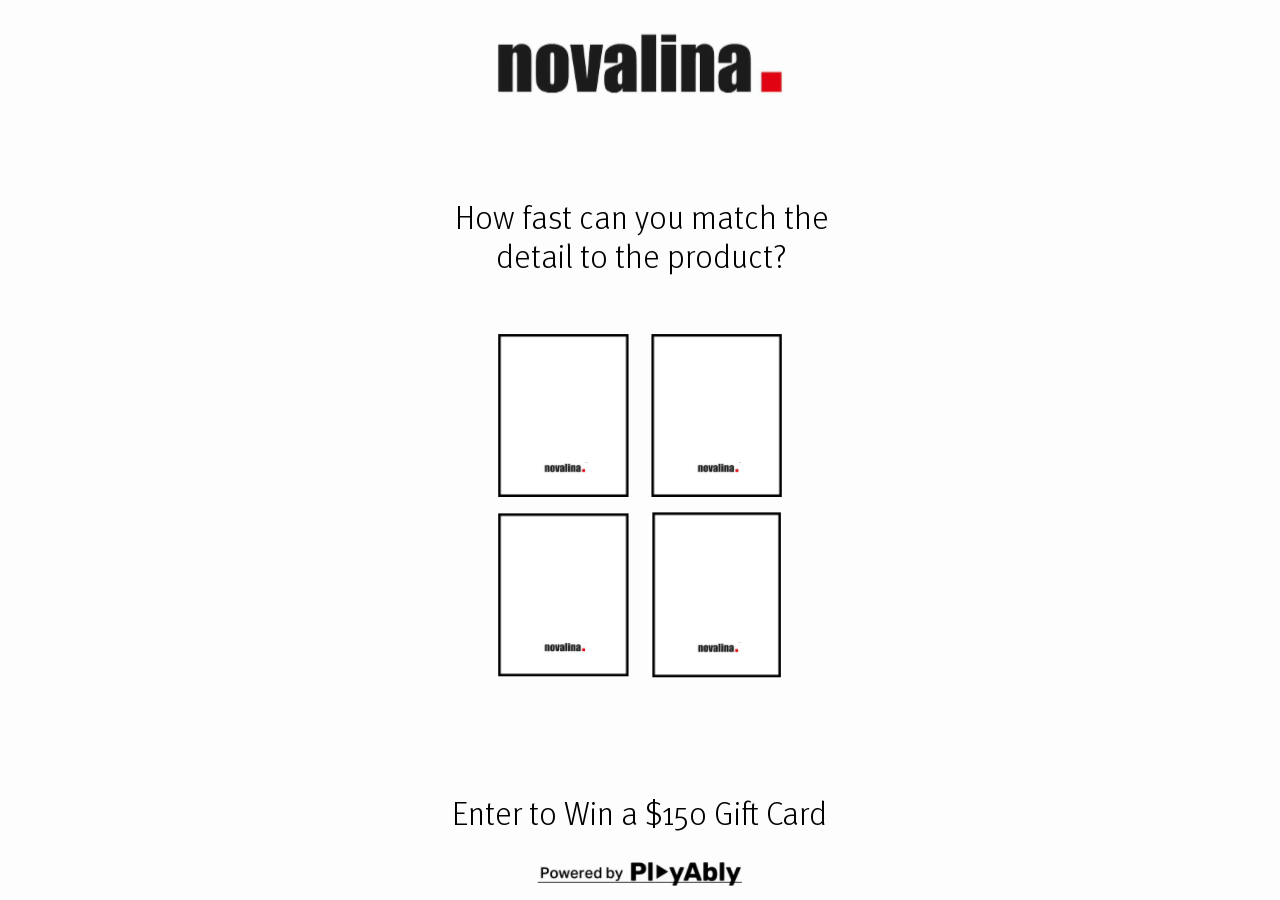
<file: index.html>
<!DOCTYPE html>
<html>
<head>
    <meta charset="UTF-8">
	<title>Novalina_Memory</title>
	<meta name="viewport" content="width=device-width, initial-scale=1.0, maximum-scale=1.0, minimum-scale=1.0, user-scalable=no">
	
	<!-- Made with Construct, the game and app creator :: https://www.construct.net -->
	<meta name="generator" content="Scirra Construct">

	<meta name="author" content="Playably">
	<meta name="description" content="Memory Game">

	<link rel="manifest" href="appmanifest.json">


	<link rel="stylesheet" href="style.css">
	<link rel="stylesheet" href="cta.css">

	<style>
	html, body { position: fixed !important; top: 0; left: 0; width: 100% !important; height: 100% !important; overflow: hidden !important; overscroll-behavior: none !important; }
	</style>
	<script>
	/* Debounce resize so the mobile URL-bar resize storm causes ONE re-fit, not a
	   continuous re-layout flicker. Must run before the game registers its listeners. */
	(function(){
	  function wrap(target){
	    if(!target || !target.addEventListener || target.__npWrapped) return;
	    target.__npWrapped = true;
	    var orig = target.addEventListener;
	    target.addEventListener = function(type, listener, opts){
	      if(type === "resize" && typeof listener === "function"){
	        var t;
	        var d = function(e){ clearTimeout(t); t = setTimeout(function(){ try{ listener(e); }catch(_){}}, 300); };
	        return orig.call(this, type, d, opts);
	      }
	      return orig.call(this, type, listener, opts);
	    };
	  }
	  wrap(window);
	  if (window.visualViewport) wrap(window.visualViewport);
	})();
	</script>

</head>
 
<body>

<div id="np-preload" style="position:fixed;inset:0;background:#fff;z-index:2147483647;display:flex;flex-direction:column;align-items:center;justify-content:center;font-family:-apple-system,Helvetica,Arial,sans-serif;color:#111;transition:opacity .45s ease">
  <div style="font-size:34px;font-weight:800;letter-spacing:-.5px">novalina<span style="color:#e10412">.</span></div>
  <div style="margin-top:14px;font-size:13px;color:#999;letter-spacing:.08em">loading&hellip;</div>
</div>
<script>
(function(){
  var done=false, t=null;
  function hide(){ if(done) return; done=true; var p=document.getElementById("np-preload"); if(!p) return; p.style.opacity="0"; setTimeout(function(){ if(p&&p.parentNode) p.parentNode.removeChild(p); },500); }
  function settle(){ if(t) clearTimeout(t); t=setTimeout(hide, 1600); }
  if(document.readyState==="complete") settle(); else window.addEventListener("load", settle);
  window.addEventListener("orientationchange", settle);
  setTimeout(hide, 9000);
})();
</script>


<script>
if (location.protocol.substr(0, 4) === "file")
{
	alert("Web exports won't work until you upload them. (When running on the file: protocol, browsers block many features from working for security reasons.)");
}
</script>
	
	<noscript>
		<div id="notSupportedWrap">
			<h2 id="notSupportedTitle">This content requires JavaScript</h2>
			<p class="notSupportedMessage">JavaScript appears to be disabled. Please enable it to view this content.</p>
		</div>
	</noscript>
	<script src="scripts/modernjscheck.js"></script>
	<script src="scripts/supportcheck.js"></script>
	<script src="scripts/offlineclient.js" type="module"></script>
	<script src="scripts/main.js" type="module"></script>
	<script src="scripts/register-sw.js" type="module"></script>

</body> 
</html>
</file>
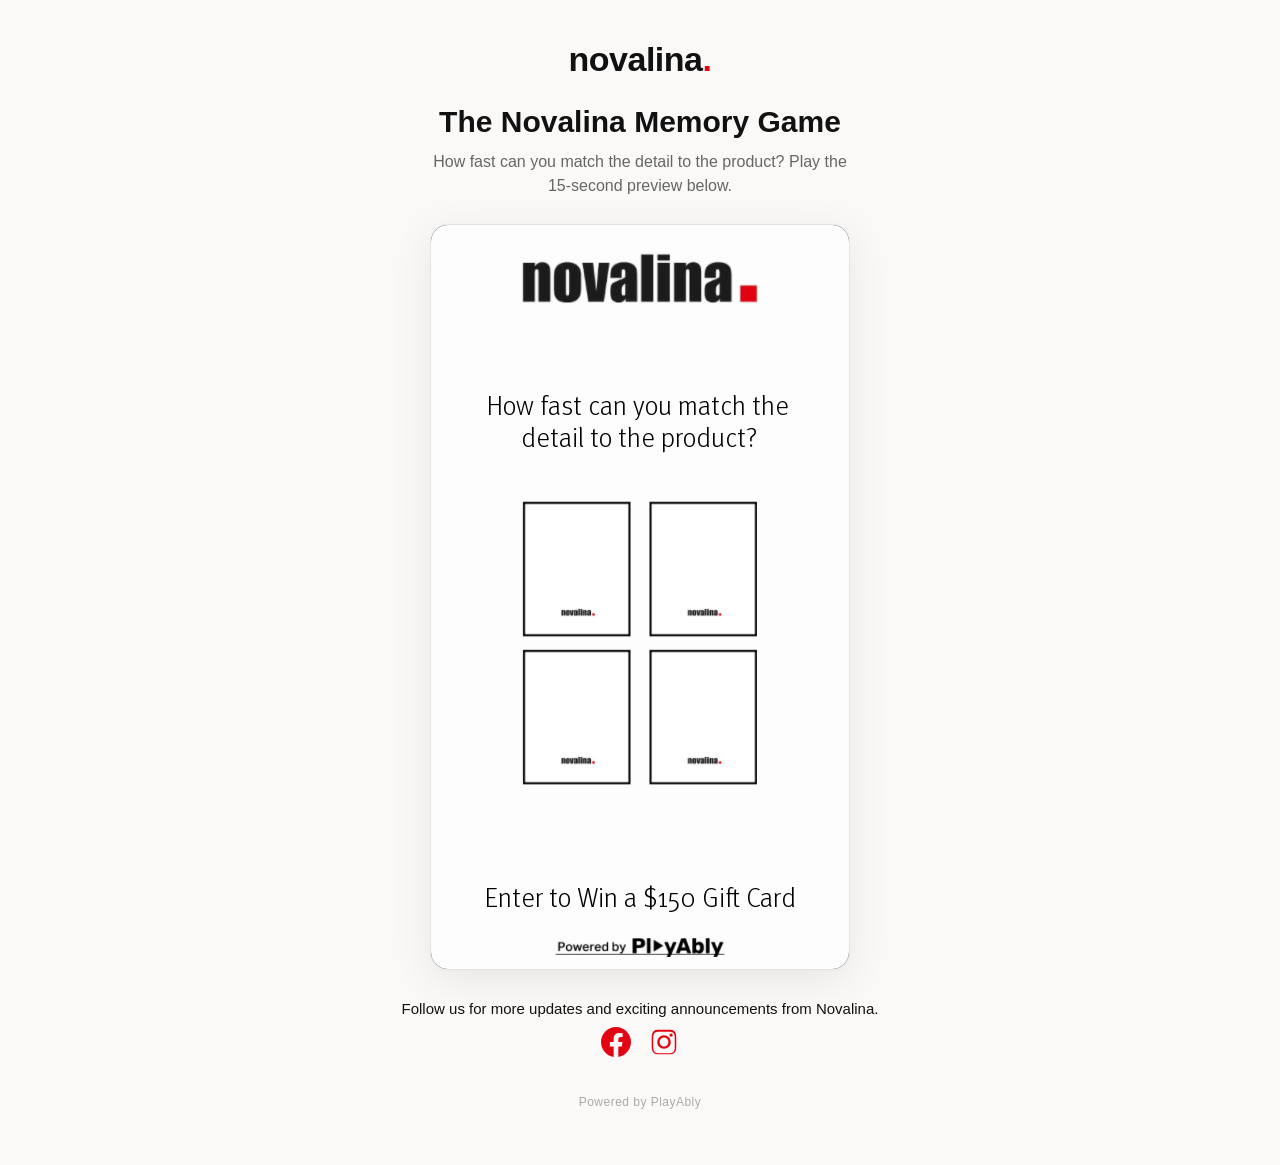
<file: preview/index.html>
<!doctype html>
<html lang="en">
<head>
<meta charset="utf-8">
<meta name="viewport" content="width=device-width, initial-scale=1">
<title>Novalina Memory Game — Preview</title>
<meta name="description" content="Play the Novalina memory game — how fast can you match the detail to the product?">
<style>
  :root{ --red:#e10412; --ink:#111; --muted:#666; }
  *{ box-sizing:border-box; }
  body{ margin:0; font-family:"Helvetica Neue",Arial,sans-serif; color:var(--ink);
        background:#faf9f7; -webkit-font-smoothing:antialiased; }
  .wrap{ max-width:560px; margin:0 auto; padding:40px 20px 56px; text-align:center; }
  .logo{ font-weight:800; font-size:34px; letter-spacing:-.5px; }
  .logo b{ color:var(--ink); } .logo .dot{ color:var(--red); }
  h1{ font-size:30px; line-height:1.15; margin:26px 0 10px; }
  p.lede{ color:var(--muted); font-size:16px; line-height:1.5; margin:0 auto 26px; max-width:420px; }
  .frame{ width:100%; max-width:420px; aspect-ratio:9/16; margin:0 auto; border:1px solid #e6e3df;
          border-radius:18px; overflow:hidden; background:#fff; box-shadow:0 10px 40px rgba(0,0,0,.08); }
  .frame iframe{ width:100%; height:100%; border:0; display:block; }
  .follow{ margin-top:30px; }
  .follow p{ color:var(--ink); font-size:15px; margin:0 0 10px; }
  .follow a{ display:inline-block; line-height:0; }
  .foot{ margin-top:34px; color:#aaa; font-size:12px; letter-spacing:.04em; }
</style>
</head>
<body>
  <div class="wrap">
    <div class="logo"><b>novalina</b><span class="dot">.</span></div>
    <h1>The Novalina Memory Game</h1>
    <p class="lede">How fast can you match the detail to the product? Play the 15-second preview below.</p>

    <div class="frame">
      <iframe src="../index.html?instanceId=preview&env=production"
              title="Novalina Memory Game" loading="lazy"
              allow="autoplay; fullscreen"></iframe>
    </div>

    <div class="follow">
      <p>Follow us for more updates and exciting announcements from Novalina.</p>
      <a href="https://www.facebook.com/novalinakitchens/" target="_blank" rel="noopener"
         aria-label="Follow Novalina on Facebook">
        <svg width="30" height="30" viewBox="0 0 24 24" fill="#e10412" xmlns="http://www.w3.org/2000/svg"><path d="M24 12.07C24 5.4 18.63 0 12 0S0 5.4 0 12.07C0 18.1 4.39 23.1 10.13 24v-8.44H7.08v-3.49h3.05V9.41c0-3.02 1.79-4.69 4.53-4.69 1.31 0 2.68.24 2.68.24v2.97h-1.51c-1.49 0-1.96.93-1.96 1.89v2.25h3.33l-.53 3.49h-2.8V24C19.61 23.1 24 18.1 24 12.07z"/></svg>
      </a>
      <a href="https://www.instagram.com/novalinakitchens/" target="_blank" rel="noopener" aria-label="Follow Novalina on Instagram" style="display:inline-block;line-height:0;margin-left:14px;vertical-align:top;"><svg width="30" height="30" viewBox="0 0 24 24" fill="#e10412" xmlns="http://www.w3.org/2000/svg"><path d="M12 2.16c3.2 0 3.58.01 4.85.07 1.17.05 1.8.25 2.23.41.56.22.96.48 1.38.9.42.42.68.82.9 1.38.16.42.36 1.06.41 2.23.06 1.27.07 1.65.07 4.85s-.01 3.58-.07 4.85c-.05 1.17-.25 1.8-.41 2.23-.22.56-.48.96-.9 1.38-.42.42-.82.68-1.38.9-.42.16-1.06.36-2.23.41-1.27.06-1.65.07-4.85.07s-3.58-.01-4.85-.07c-1.17-.05-1.8-.25-2.23-.41-.56-.22-.96-.48-1.38-.9-.42-.42-.68-.82-.9-1.38-.16-.42-.36-1.06-.41-2.23C2.17 15.58 2.16 15.2 2.16 12s.01-3.58.07-4.85c.05-1.17.25-1.8.41-2.23.22-.56.48-.96.9-1.38.42-.42.82-.68 1.38-.9.42-.16 1.06-.36 2.23-.41C8.42 2.17 8.8 2.16 12 2.16zm0 1.62c-3.15 0-3.52.01-4.76.07-.9.04-1.39.19-1.72.32-.43.17-.74.37-1.06.69-.32.32-.52.63-.69 1.06-.13.33-.28.82-.32 1.72-.06 1.24-.07 1.61-.07 4.76s.01 3.52.07 4.76c.04.9.19 1.39.32 1.72.17.43.37.74.69 1.06.32.32.63.52 1.06.69.33.13.82.28 1.72.32 1.24.06 1.61.07 4.76.07s3.52-.01 4.76-.07c.9-.04 1.39-.19 1.72-.32.43-.17.74-.37 1.06-.69.32-.32.52-.63.69-1.06.13-.33.28-.82.32-1.72.06-1.24.07-1.61.07-4.76s-.01-3.52-.07-4.76c-.04-.9-.19-1.39-.32-1.72-.17-.43-.37-.74-.69-1.06-.32-.32-.63-.52-1.06-.69-.33-.13-.82-.28-1.72-.32-1.24-.06-1.61-.07-4.76-.07zm0 2.76a5.46 5.46 0 1 0 0 10.92 5.46 5.46 0 0 0 0-10.92zm0 9.01a3.55 3.55 0 1 1 0-7.1 3.55 3.55 0 0 1 0 7.1zm6.95-9.23a1.28 1.28 0 1 1-2.55 0 1.28 1.28 0 0 1 2.55 0z"/></svg></a>
    </div>

    <div class="foot">Powered by PlayAbly</div>
  </div>
</body>
</html>
</file>
<file: style.css>
html, body {
	padding: 0;
	margin: 0;
	overflow: hidden;
	height: 100%;
}

body {
	background: #000000;
	color: white;
}

input[type="file"] {
	color: black;
}

/* for scaling checkboxes according to the font size */
.c3-auto-size-checkbox {
	font-size: 1em;
	width: 1em;
	height: 1em;
	vertical-align: bottom;
	margin: 0.1em 0.25em;
}

html, body, canvas {
	touch-action-delay: none;
	touch-action: none;
}

canvas, .c3htmlwrap {
	position: absolute;
}

.c3htmlwrap {
	contain: strict;
}

.c3overlay {
	pointer-events: none;
}

.c3htmlwrap[interactive] > * {
	pointer-events: auto;
}

/* HACK - work around elements being selectable only in iOS WKWebView for some reason */
html[ioswebview] .c3htmlwrap,
html[ioswebview] canvas {
	-webkit-user-select: none;
	user-select: none;
}

html[ioswebview] .c3htmlwrap > * {
	-webkit-user-select: auto;
	user-select: auto;
}

#notSupportedWrap {
	margin: 2em auto 1em auto;
	width: 75%;
	max-width: 45em;
	border: 2px solid #aaa;
	border-radius: 1em;
	padding: 2em;
	background-color: #f0f0f0;
	font-family: "Segoe UI", Frutiger, "Frutiger Linotype", "Dejavu Sans", "Helvetica Neue", Arial, sans-serif;
	color: black;
}

#notSupportedTitle {
	font-size: 1.8em;
}

.notSupportedMessage {
	font-size: 1.2em;
}

.notSupportedMessage em {
	color: #888;
}

/* bbcode styles */
.bbCodeH1 {
	font-size: 2em;
	font-weight: bold;
}

.bbCodeH2 {
	font-size: 1.5em;
	font-weight: bold;
}

.bbCodeH3 {
	font-size: 1.25em;
	font-weight: bold;
}

.bbCodeH4 {
	font-size: 1.1em;
	font-weight: bold;
}

.bbCodeItem::before {
	content: " • ";
}

/* For text icons converted to HTML: size the height to the line height
   preserving the aspect ratio. Also add position: relative as that allows
   just adding a 'top' style for the iconoffsety style. */
.c3-text-icon {
	height: 1em;
	width: auto;
	position: relative;
}

/* screen reader text */
.c3-screen-reader-text {
	position: absolute;
	width: 1px;
    height: 1px;
    overflow: hidden;
    clip: rect(1px, 1px, 1px, 1px);
}
</file>
<file: cta.css>
.container {
  margin: auto;
  width: 50%;
  border: none;
  padding: 10px;
  text-align: center;
}


h2 {
  font-weight: regular;
  font-size: 2em;
  font-family: "Meta_W07_Light";
  letter-spacing: 1.5px;
  color: rgb(0, 0, 0);
}

p {
   color: rgb(0, 0, 0);
}

.input-container {
  display: flex;
  justify-content: center;
  align-items: center;
  width: 90%;
  margin: 0 auto 15px;
  border: none;
  
}

.input-field {
  width: 100%;
  padding: 1em; /* Reduced padding */
  outline: none;
  border: none;
  font-size: 1.25em;
  background: rgb(179, 179, 179);
  border-radius: 2px 2px 2px 2px;
  height: 1em; /* Keep height consistent */
  line-height: 1.5em; /* Adjust line-height for better text alignment */
}


.input-field::placeholder {
  color: rgb(65, 65, 65);
}

/* Ensure selected option is visible */
select.input-field option {
  background: rgb(179, 179, 179); /* Background color of dropdown options */
  color: black; /* Text color of options */
}

.btn {
  background-color: transparent;
  color: #e10412;
  border: 2px solid #e10412;
  cursor: pointer;
  width: 90%;
  opacity: 0.9;
  border-radius: 2px;
  height: 3.0em;
  font-size: 1.5em;
  font-family: "Meta_W07_Light";
  transition: background-color 0.3s ease, color 0.3s ease;
}

.btn:hover {
  background-color: #000000;
  color: white;
  opacity: 1;
  border: 2px solid #000000;
}


input,
select {
  background-color: rgb(179, 179, 179);
}

input:focus,
select:focus {
  background-color: rgb(179, 179, 179);
}

@keyframes fadeOutBorder {
  0% {
    outline: 10px solid #ff0000;
  }
  100% {
    outline: 10px solid transparent;
  }
}

.fade-border {
  animation: fadeOutBorder 2s ease-in-out forwards;
}
</file>
